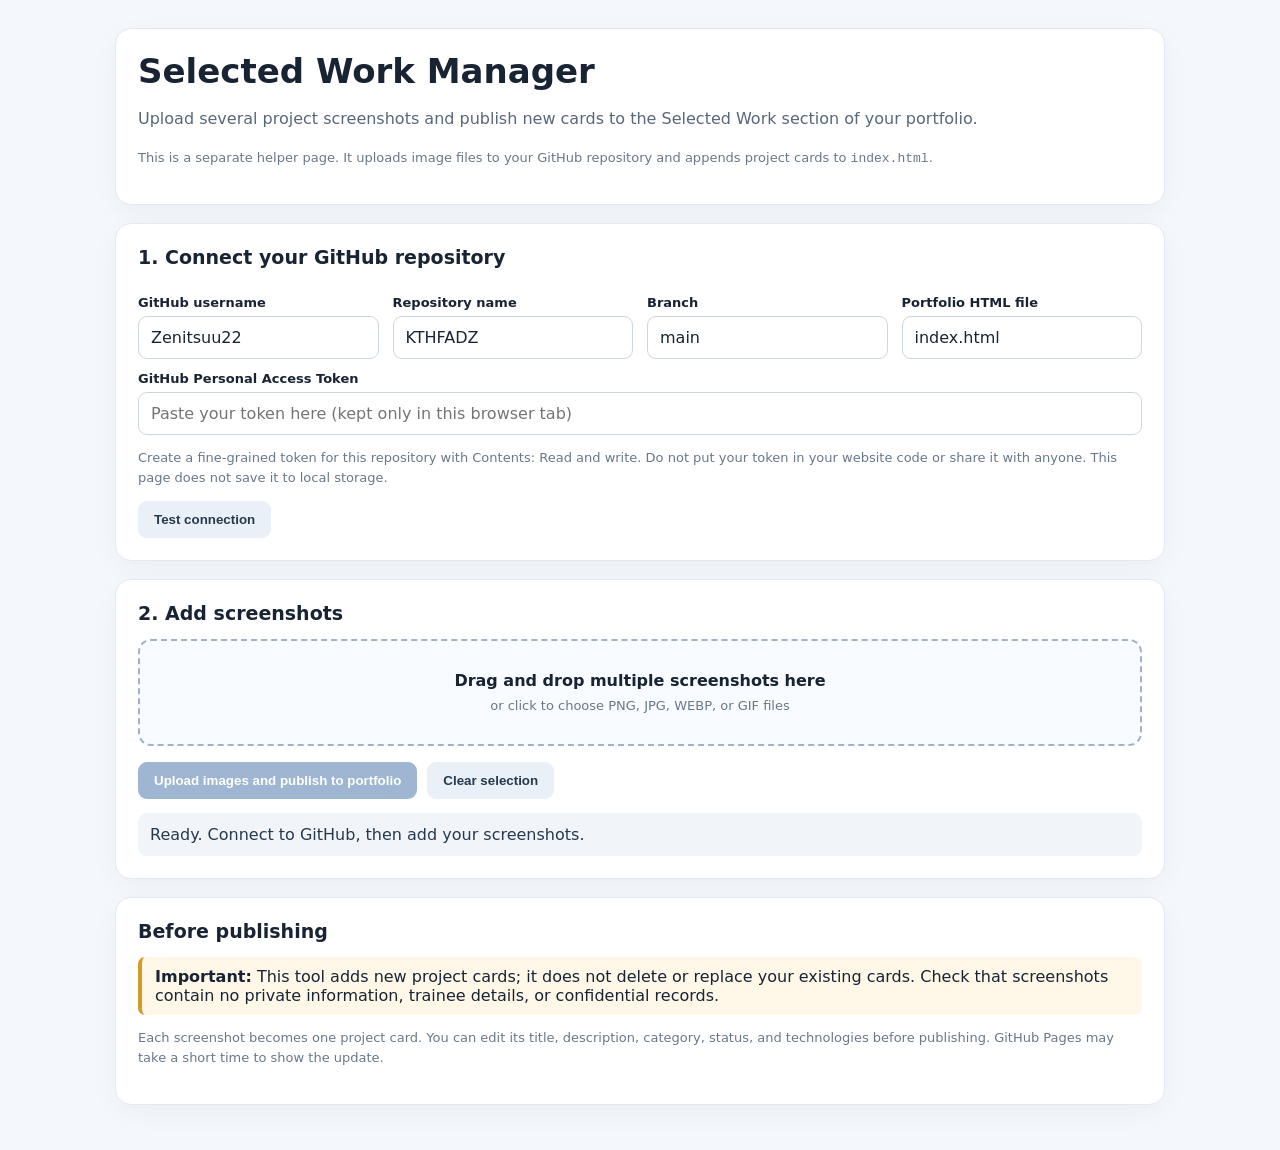
<file: project-manager.html>
<!doctype html>
<html lang="en">
<head>
<meta charset="utf-8">
<meta name="viewport" content="width=device-width,initial-scale=1">
<title>Selected Work Manager — Kenneth Fernandez</title>
<style>
:root{font-family:Inter,system-ui,-apple-system,Segoe UI,Arial,sans-serif;color:#182433;background:#f4f7fb}
*{box-sizing:border-box}body{margin:0;padding:28px 16px}.wrap{max-width:1050px;margin:auto}
header,.panel{background:#fff;border:1px solid #e3e9f1;border-radius:16px;padding:22px;margin-bottom:18px;box-shadow:0 8px 28px #19324d0a}
h1{font-size:clamp(24px,4vw,34px);margin:0 0 8px}h2{font-size:19px;margin:0 0 15px}
p{line-height:1.55;color:#586779}.muted{font-size:13px;color:#68788a}
label{display:block;font-weight:650;font-size:13px;margin:12px 0 6px}
input,textarea,select{width:100%;padding:11px 12px;border:1px solid #ccd6e2;border-radius:9px;font:inherit;background:#fff;color:#182433}
textarea{min-height:85px;resize:vertical}
.grid{display:grid;grid-template-columns:repeat(auto-fit,minmax(230px,1fr));gap:14px}
button{border:0;border-radius:9px;padding:11px 16px;font-weight:700;cursor:pointer;background:#4f7cac;color:#fff}
button.secondary{background:#eaf0f7;color:#26394d}button:disabled{opacity:.55;cursor:not-allowed}
.drop{border:2px dashed #9eb3ca;border-radius:13px;padding:30px;text-align:center;background:#f8fbff;cursor:pointer}
.drop.drag{background:#eaf3ff;border-color:#4f7cac}.drop strong{display:block;margin-bottom:5px}
.item{border:1px solid #e2e8f0;border-radius:12px;padding:12px;display:grid;grid-template-columns:120px 1fr;gap:14px;margin-top:12px}
.item img{width:120px;height:100px;object-fit:cover;border-radius:8px;background:#edf1f5}
.item .fields{display:grid;grid-template-columns:1fr 1fr;gap:8px}.item .fields label{margin:0}.item .fields .wide{grid-column:1/-1}
.actions{display:flex;gap:10px;flex-wrap:wrap;margin-top:16px}
#status{white-space:pre-wrap;margin-top:14px;padding:12px;border-radius:9px;background:#f1f5f9;color:#26394d}
.warning{border-left:4px solid #d69a28;padding:10px 13px;background:#fff8e8;border-radius:7px}
@media(max-width:600px){.item{grid-template-columns:1fr}.item img{width:100%;height:170px}.item .fields{grid-template-columns:1fr}}
</style>
</head>
<body><main class="wrap">
<header>
<h1>Selected Work Manager</h1>
<p>Upload several project screenshots and publish new cards to the Selected Work section of your portfolio.</p>
<p class="muted">This is a separate helper page. It uploads image files to your GitHub repository and appends project cards to <code>index.html</code>.</p>
</header>

<section class="panel">
<h2>1. Connect your GitHub repository</h2>
<div class="grid">
<div><label for="owner">GitHub username</label><input id="owner" value="Zenitsuu22"></div>
<div><label for="repo">Repository name</label><input id="repo" value="KTHFADZ"></div>
<div><label for="branch">Branch</label><input id="branch" value="main"></div>
<div><label for="indexPath">Portfolio HTML file</label><input id="indexPath" value="index.html"></div>
</div>
<label for="token">GitHub Personal Access Token</label>
<input id="token" type="password" autocomplete="off" placeholder="Paste your token here (kept only in this browser tab)">
<p class="muted">Create a fine-grained token for this repository with Contents: Read and write. Do not put your token in your website code or share it with anyone. This page does not save it to local storage.</p>
<button id="test" class="secondary">Test connection</button>
</section>

<section class="panel">
<h2>2. Add screenshots</h2>
<div class="drop" id="drop">
<strong>Drag and drop multiple screenshots here</strong>
<span class="muted">or click to choose PNG, JPG, WEBP, or GIF files</span>
<input id="files" type="file" accept="image/png,image/jpeg,image/webp,image/gif" multiple hidden>
</div>
<div id="items"></div>
<div class="actions">
<button id="publish" disabled>Upload images and publish to portfolio</button>
<button id="clear" class="secondary" type="button">Clear selection</button>
</div>
<div id="status" role="status">Ready. Connect to GitHub, then add your screenshots.</div>
</section>

<section class="panel">
<h2>Before publishing</h2>
<div class="warning"><strong>Important:</strong> This tool adds new project cards; it does not delete or replace your existing cards. Check that screenshots contain no private information, trainee details, or confidential records.</div>
<p class="muted">Each screenshot becomes one project card. You can edit its title, description, category, status, and technologies before publishing. GitHub Pages may take a short time to show the update.</p>
</section>
</main>
<script>
const $=id=>document.getElementById(id);
const filesInput=$('files'), drop=$('drop'), itemsBox=$('items'), statusBox=$('status'), publishBtn=$('publish');
let selected=[];
const categories=[['web','Web Applications'],['academic','Academic Projects'],['data','Data & Spreadsheets'],['admin','Administrative Tools']];
const statuses=[['done','Completed'],['demo','Demonstration'],['wip','In Progress'],['placeholder','Placeholder']];
function slug(s){return s.toLowerCase().normalize('NFKD').replace(/[^a-z0-9]+/g,'-').replace(/^-|-$/g,'').slice(0,55)||'project'}
function setStatus(s){statusBox.textContent=s}
function addFiles(list){
 for(const f of list){
  if(!/^image\/(png|jpeg|webp|gif)$/.test(f.type)){setStatus('Skipped unsupported file: '+f.name);continue}
  selected.push({file:f,title:f.name.replace(/\.[^.]+$/,'').replace(/[-_]+/g,' '),description:'Project screenshot and overview.',category:'academic',status:'demo',tech:'',url:URL.createObjectURL(f)});
 }
 render(); filesInput.value='';
}
function render(){
 itemsBox.innerHTML='';
 selected.forEach((it,i)=>{
  const el=document.createElement('div');el.className='item';
  const img=document.createElement('img');img.src=it.url;img.alt='Screenshot preview';
  const fields=document.createElement('div');fields.className='fields';
  fields.innerHTML=`
   <label>Project title<input data-k="title" value="${esc(it.title)}"></label>
   <label>Category<select data-k="category">${categories.map(([v,t])=>`<option value="${v}" ${it.category===v?'selected':''}>${t}</option>`).join('')}</select></label>
   <label class="wide">Description<textarea data-k="description">${esc(it.description)}</textarea></label>
   <label>Badge<select data-k="status">${statuses.map(([v,t])=>`<option value="${v}" ${it.status===v?'selected':''}>${t}</option>`).join('')}</select></label>
   <label>Technologies<input data-k="tech" value="${esc(it.tech)}" placeholder="PHP, MySQL, HTML"></label>
   <div class="wide"><button type="button" class="secondary" data-remove="${i}">Remove this screenshot</button></div>`;
  fields.querySelectorAll('[data-k]').forEach(input=>input.addEventListener('input',()=>it[input.dataset.k]=input.value));
  fields.querySelector('[data-remove]').addEventListener('click',()=>{URL.revokeObjectURL(it.url);selected.splice(i,1);render()});
  el.append(img,fields);itemsBox.append(el);
 });
 publishBtn.disabled=!selected.length;
}
function esc(s){return String(s).replace(/[&<>"']/g,c=>({'&':'&amp;','<':'&lt;','>':'&gt;','"':'&quot;',"'":'&#39;'}[c]))}
drop.addEventListener('click',()=>filesInput.click());
filesInput.addEventListener('change',e=>addFiles(e.target.files));
drop.addEventListener('dragover',e=>{e.preventDefault();drop.classList.add('drag')});
drop.addEventListener('dragleave',()=>drop.classList.remove('drag'));
drop.addEventListener('drop',e=>{e.preventDefault();drop.classList.remove('drag');addFiles(e.dataTransfer.files)});
$('clear').addEventListener('click',()=>{selected.forEach(x=>URL.revokeObjectURL(x.url));selected=[];render();setStatus('Selection cleared.')});
function cfg(){return {owner:$('owner').value.trim(),repo:$('repo').value.trim(),branch:$('branch').value.trim(),indexPath:$('indexPath').value.trim(),token:$('token').value.trim()}}
async function api(path,options={}){
 const c=cfg();const r=await fetch('https://api.github.com/repos/'+encodeURIComponent(c.owner)+'/'+encodeURIComponent(c.repo)+'/contents/'+path.split('/').map(encodeURIComponent).join('/'),{...options,headers:{'Accept':'application/vnd.github+json','Authorization':'Bearer '+c.token,'X-GitHub-Api-Version':'2022-11-28',...(options.headers||{})}});
 const data=await r.json();if(!r.ok)throw new Error(data.message||('GitHub API error '+r.status));return data;
}
$('test').addEventListener('click',async()=>{
 const c=cfg();if(!c.token){setStatus('Paste your GitHub token first.');return}
 setStatus('Testing repository access...');
 try{const r=await fetch(`https://api.github.com/repos/${encodeURIComponent(c.owner)}/${encodeURIComponent(c.repo)}`,{headers:{Authorization:'Bearer '+c.token,Accept:'application/vnd.github+json'}});const d=await r.json();if(!r.ok)throw new Error(d.message||r.status);setStatus('Connected to '+d.full_name+'. Default branch: '+d.default_branch+'.');if(!$('branch').value.trim())$('branch').value=d.default_branch}
 catch(e){setStatus('Connection failed: '+e.message)}
});
function b64(file){return new Promise((resolve,reject)=>{const reader=new FileReader();reader.onload=()=>resolve(reader.result.split(',')[1]);reader.onerror=reject;reader.readAsDataURL(file)})}
function badgeClass(s){return {done:'badge-done',demo:'badge-demo',wip:'badge-wip',placeholder:'badge-placeholder'}[s]||'badge-demo'}
function badgeText(s){return {done:'Completed',demo:'Demonstration',wip:'In Progress',placeholder:'Placeholder'}[s]||'Demonstration'}
function makeCard(it,path){
 const category=it.category;const tags=it.tech.split(',').map(x=>x.trim()).filter(Boolean);
 return `\n          <article class="card project reveal" data-category="${category}">\n            <div class="project-img"><img src="${path}" alt="Screenshot of ${esc(it.title)}" loading="lazy"></div>\n            <div class="project-body">\n              <span class="badge ${badgeClass(it.status)}">${badgeText(it.status)}</span>\n              <h3>${esc(it.title)}</h3>\n              <p>${esc(it.description)}</p>\n              ${tags.length?`<ul class="tags">${tags.map(t=>`<li>${esc(t)}</li>`).join('')}</ul>`:''}\n            </div>\n          </article>\n`;
}
publishBtn.addEventListener('click',async()=>{
 const c=cfg();if(!c.token){setStatus('Please paste your GitHub token first.');return}
 if(!c.owner||!c.repo||!c.branch||!c.indexPath){setStatus('Complete the repository settings first.');return}
 publishBtn.disabled=true;$('test').disabled=true;
 try{
  setStatus('Reading portfolio HTML from GitHub...');
  const index=await api(c.indexPath+'?ref='+encodeURIComponent(c.branch));
  const decoded=decodeURIComponent(escape(atob(index.content.replace(/\n/g,''))));
  if(!decoded.includes('id="projectGrid"'))throw new Error('Could not find id="projectGrid" in the selected HTML file.');
  let updated=decoded;
  const additions=[];
  for(let i=0;i<selected.length;i++){
   const it=selected[i];setStatus(`Uploading image ${i+1} of ${selected.length}: ${it.file.name}`);
   const ext=(it.file.name.split('.').pop()||'png').toLowerCase().replace(/[^a-z0-9]/g,'')||'png';
   const filename=Date.now()+'-'+i+'-'+slug(it.title)+'.'+ext;
   const path='assets/images/projects/'+filename;
   await api(path,{method:'PUT',headers:{'Content-Type':'application/json'},body:JSON.stringify({message:'Add project screenshot: '+it.title,content:await b64(it.file),branch:c.branch})});
   additions.push(makeCard(it,path));
  }
  const marker='</div>\n        <p class="empty-msg" id="projectEmpty"';
  const pos=updated.indexOf(marker,updated.indexOf('id="projectGrid"'));
  if(pos<0)throw new Error('Could not locate the end of the project grid. No index.html changes were made, but uploaded images may now be in the repository.');
  updated=updated.slice(0,pos)+additions.join('')+updated.slice(pos);
  setStatus('Saving updated Selected Work section...');
  const content=btoa(unescape(encodeURIComponent(updated)));
  await api(c.indexPath,{method:'PUT',headers:{'Content-Type':'application/json'},body:JSON.stringify({message:'Update Selected Work projects',content,sha:index.sha,branch:c.branch})});
  setStatus('Published successfully! '+selected.length+' screenshot(s) uploaded and project card(s) added. Check your GitHub Pages site after it rebuilds.');
 }catch(e){setStatus('Could not complete publishing: '+e.message+'\nIf images uploaded before the error, they may already be in assets/images/projects/. Check the repository before retrying.')}
 finally{publishBtn.disabled=!selected.length;$('test').disabled=false}
});
</script>
</body></html>
</file>
